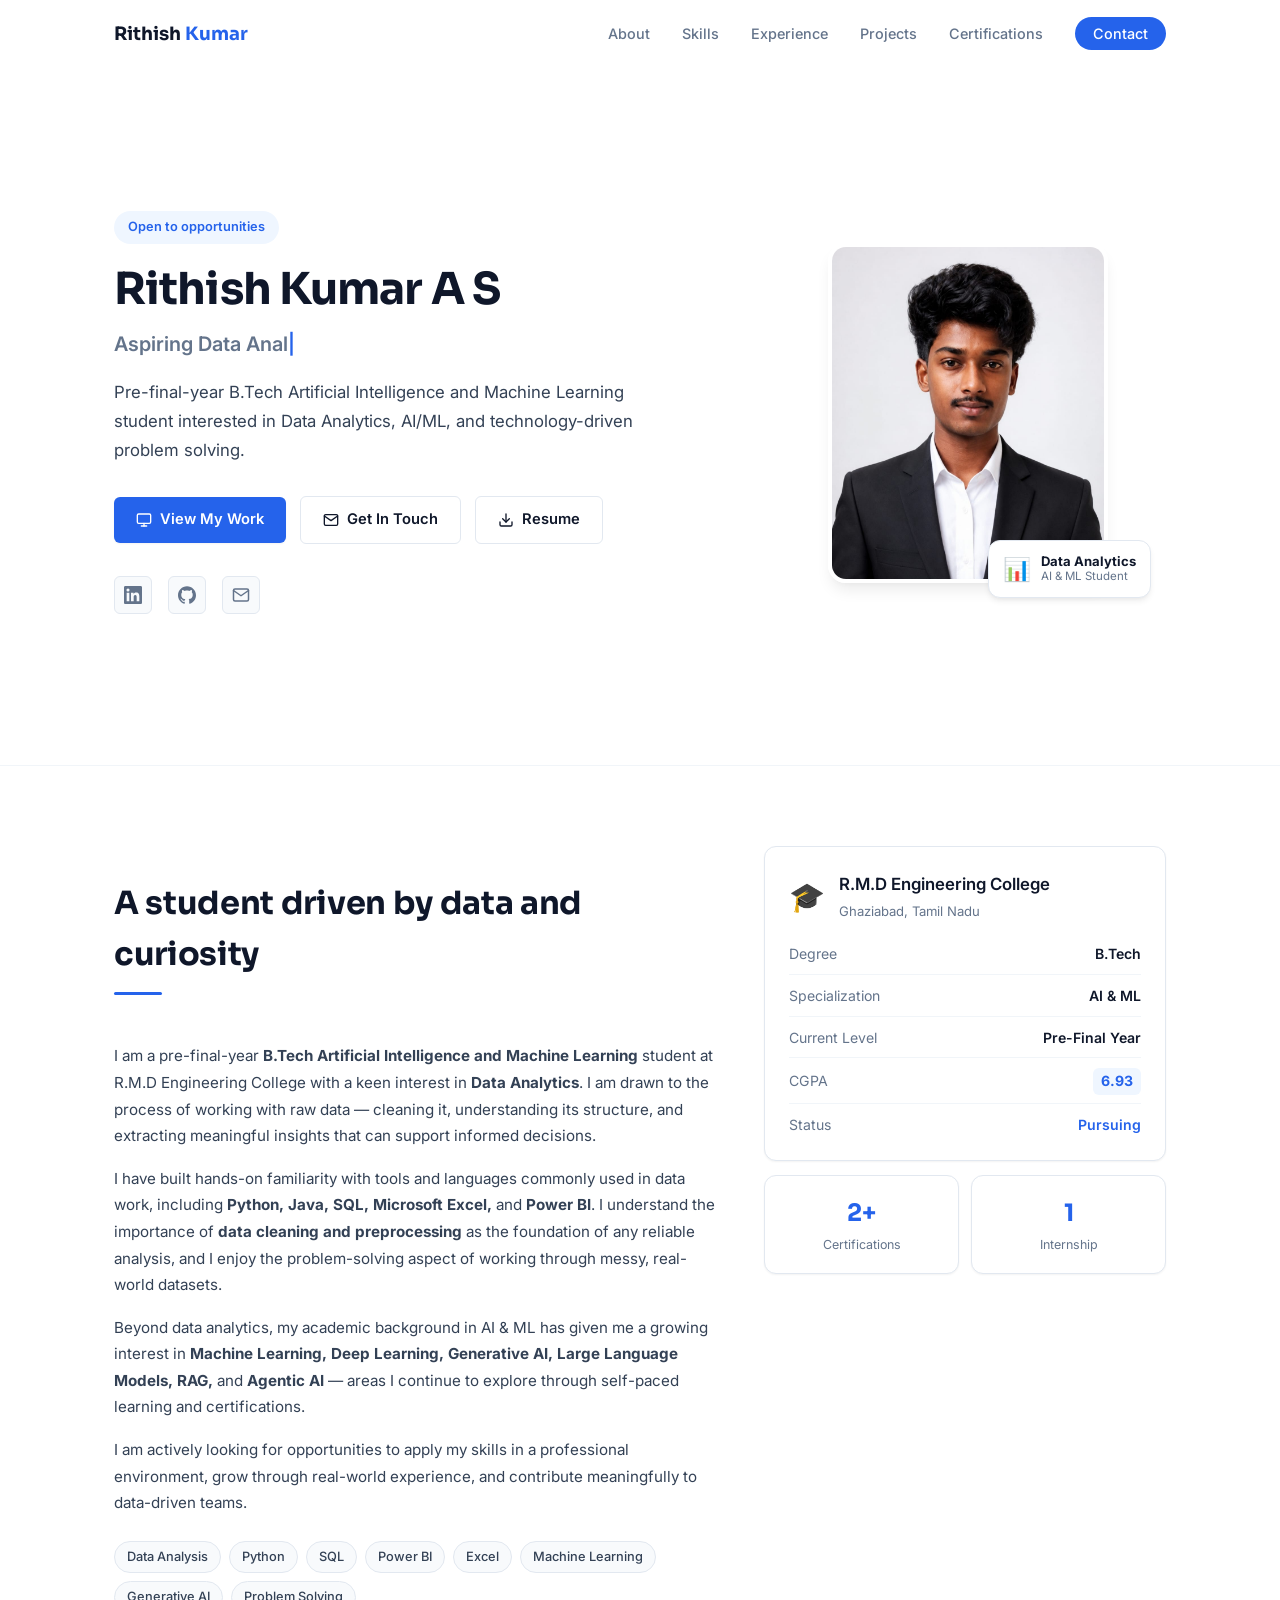
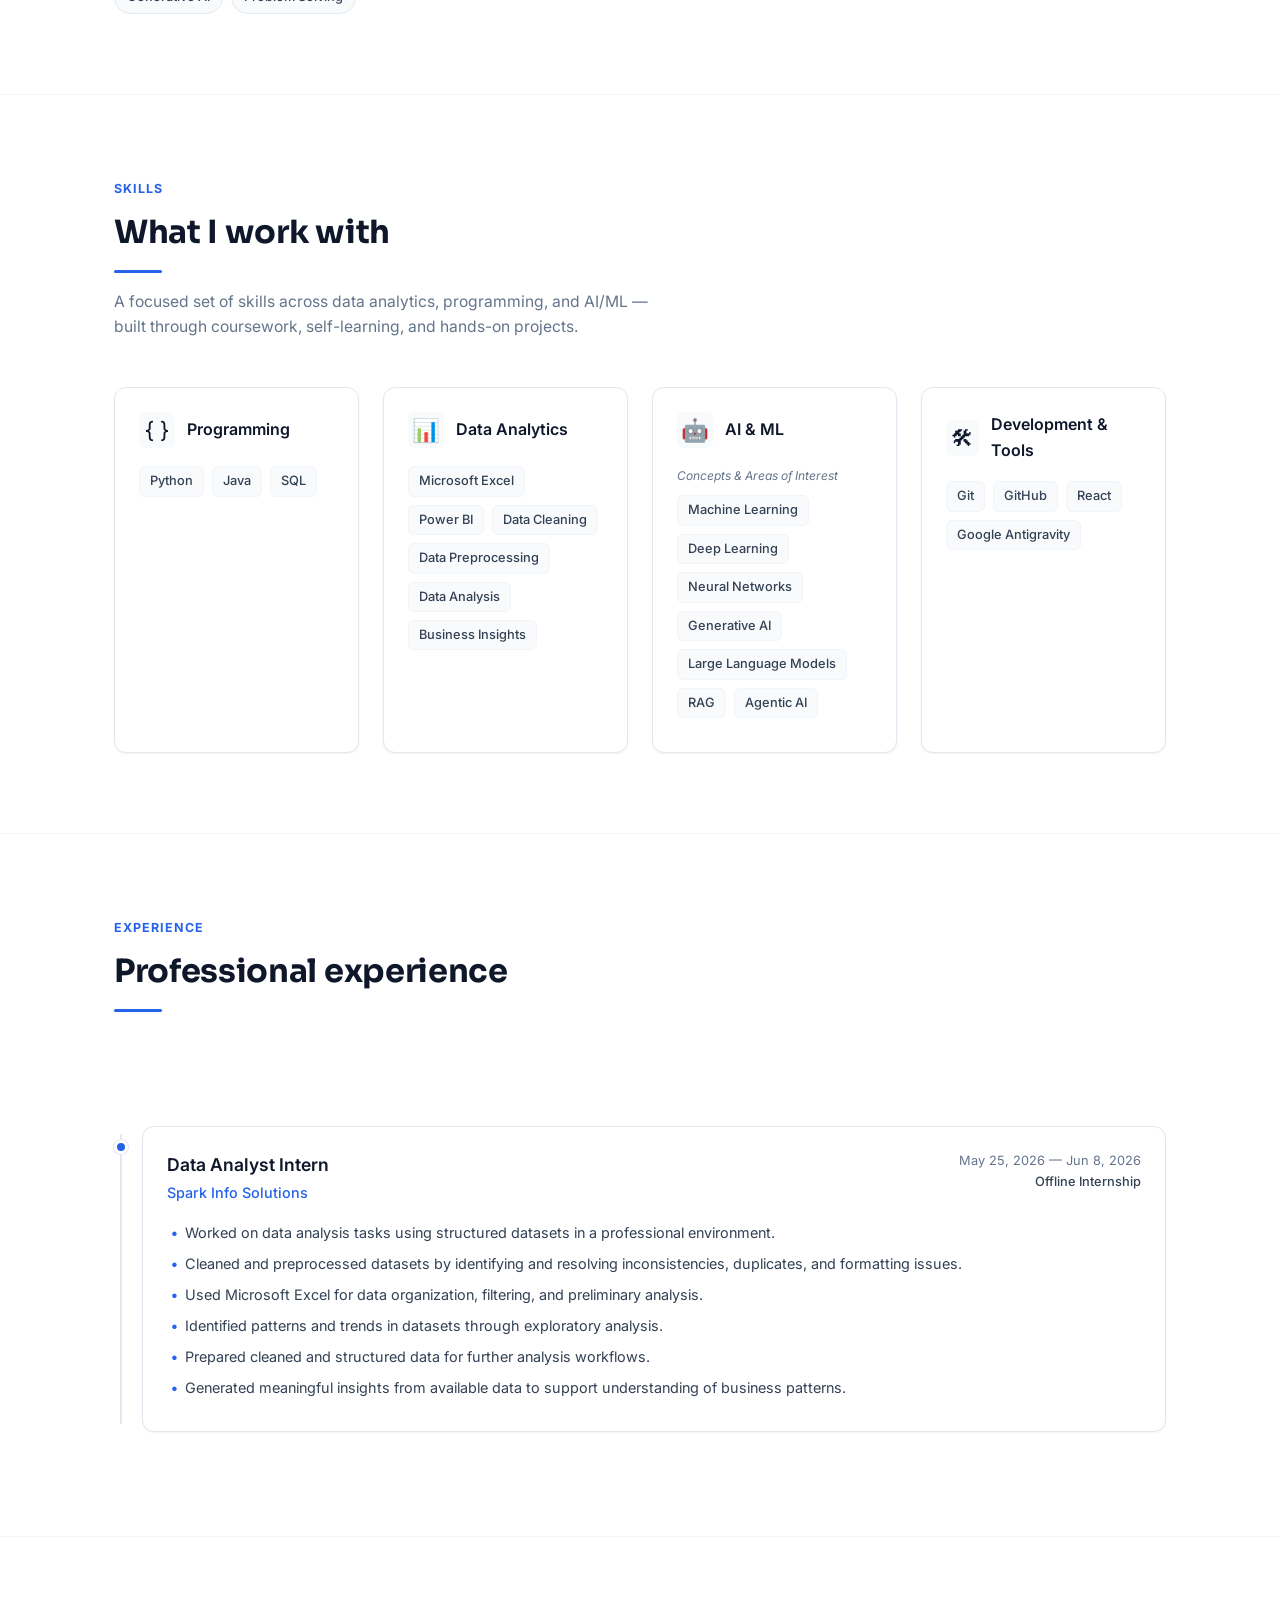
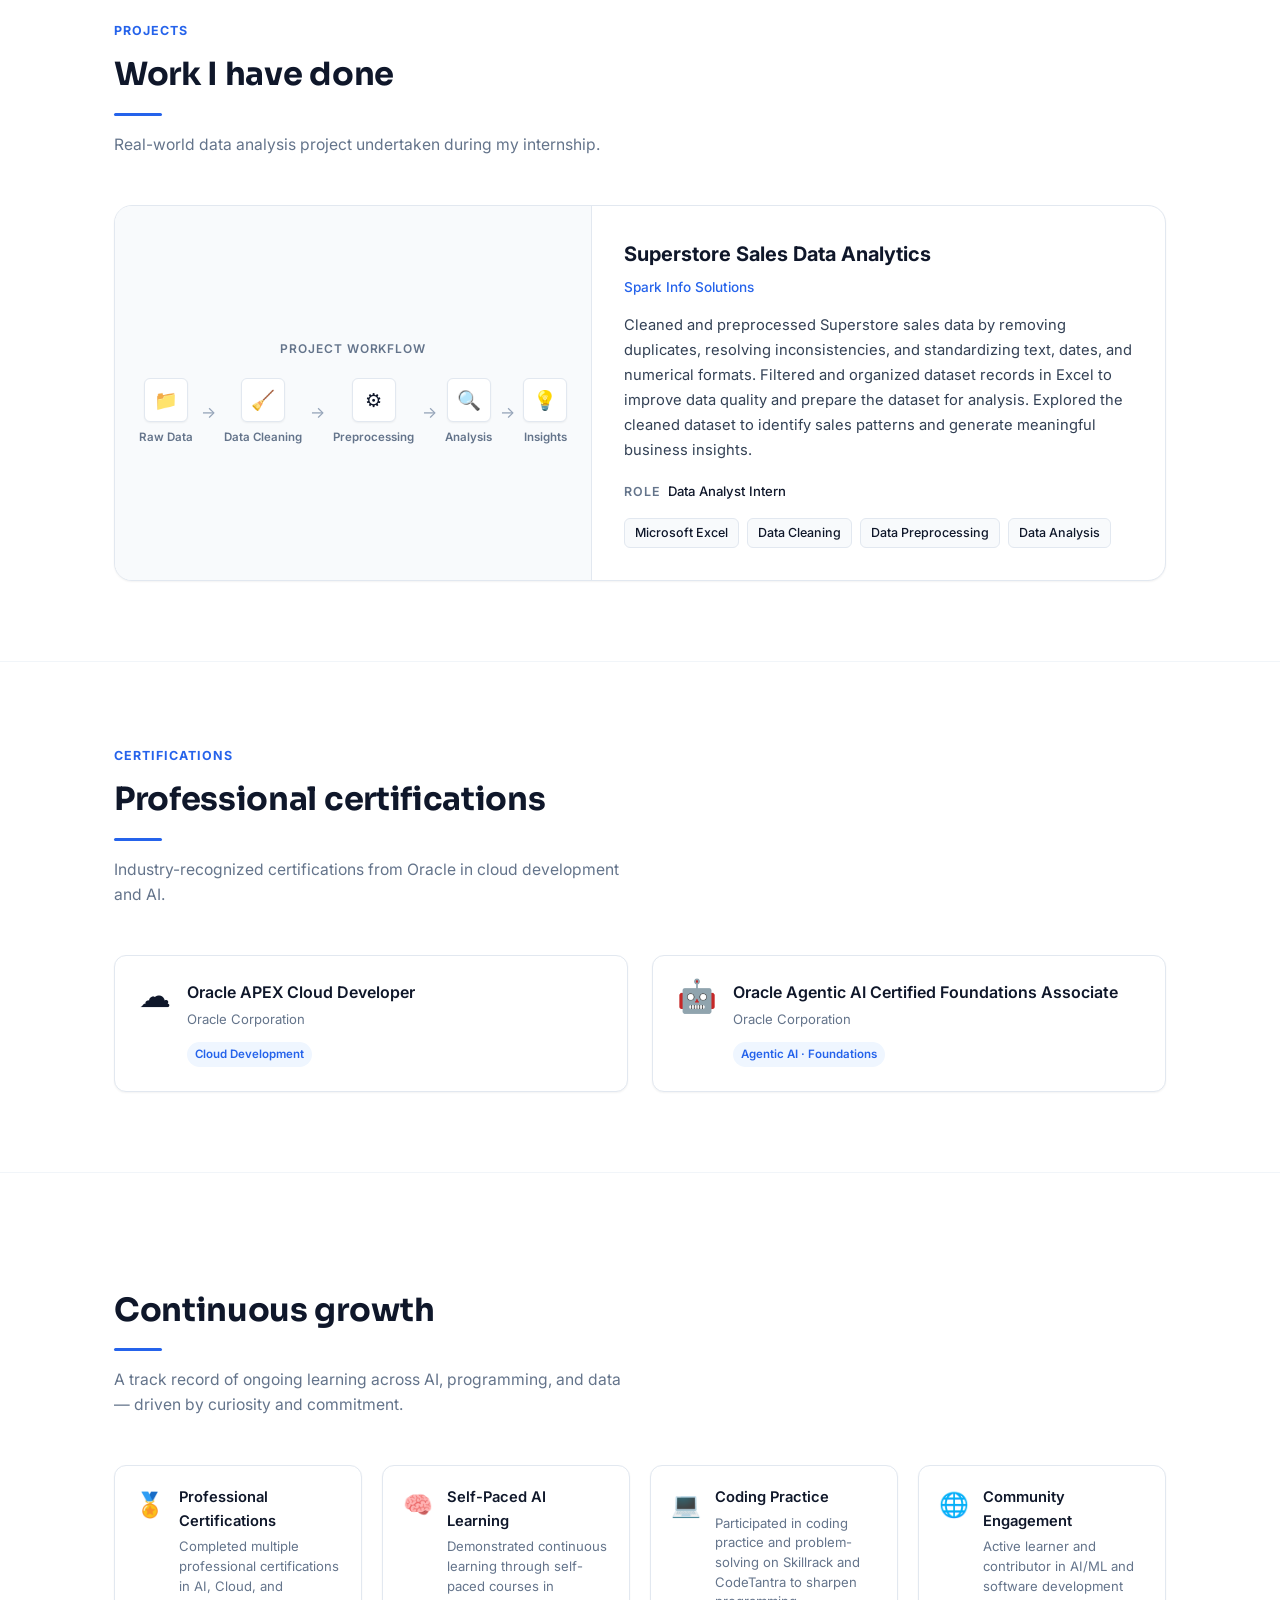
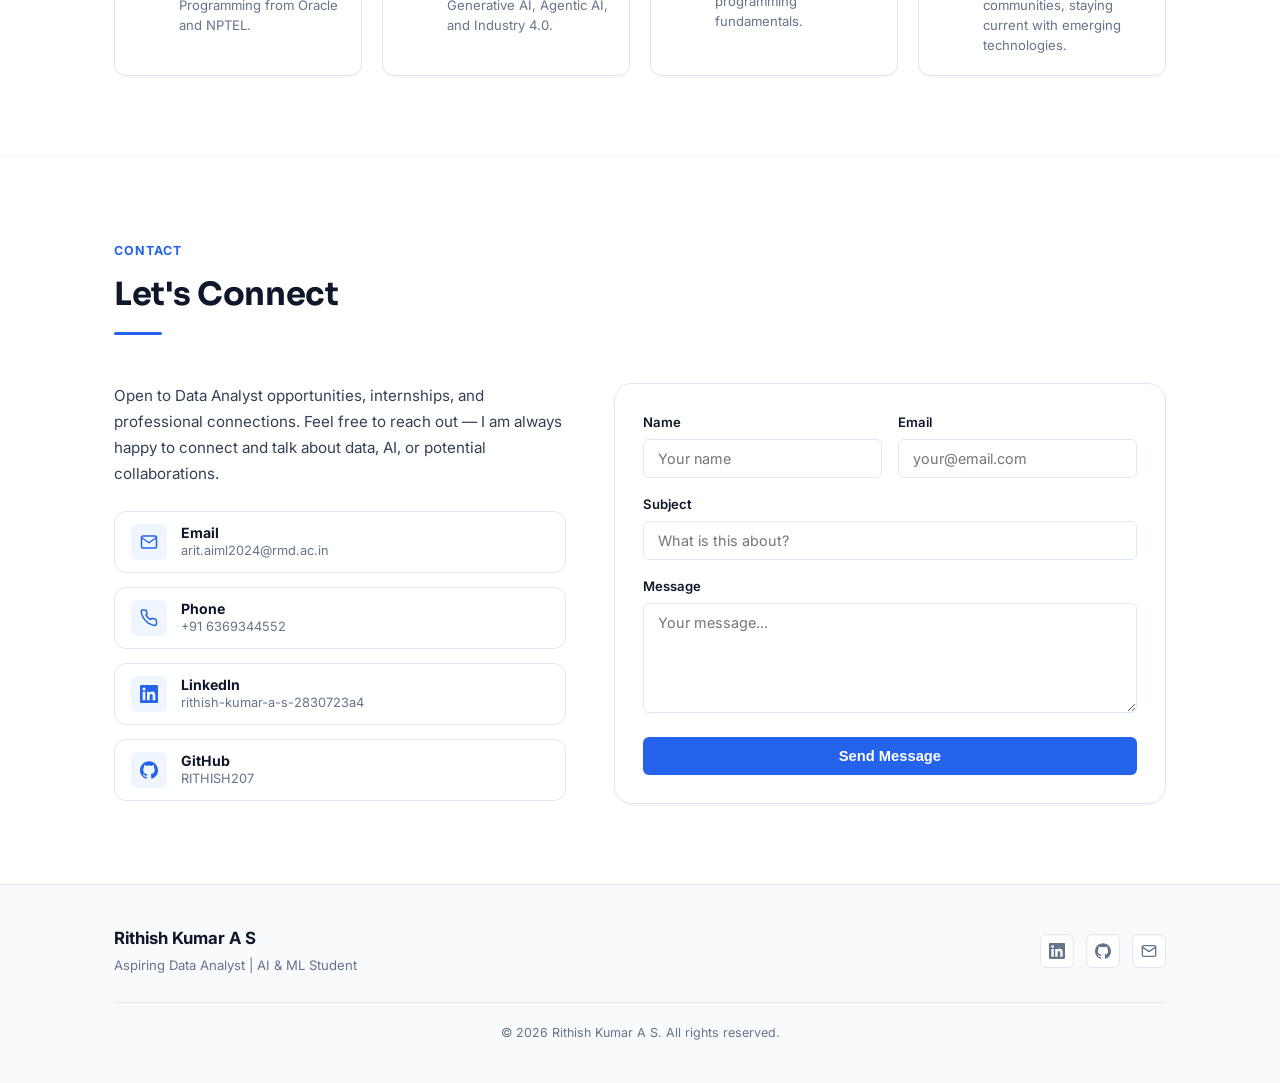
<file: index.html>
<!DOCTYPE html>
<html lang="en">
<head>
  <meta charset="UTF-8" />
  <meta name="viewport" content="width=device-width, initial-scale=1.0" />
  <meta name="description" content="Rithish Kumar A S — Aspiring Data Analyst and B.Tech AI & ML student at R.M.D Engineering College. Skilled in Python, SQL, Excel, Power BI, and Data Analysis." />
  <meta name="keywords" content="Rithish Kumar, Data Analyst, AI ML Student, Portfolio, Python, SQL, Power BI, Excel, Data Science, RMD Engineering" />
  <meta name="author" content="Rithish Kumar A S" />

  <!-- Open Graph -->
  <meta property="og:title" content="Rithish Kumar A S — Aspiring Data Analyst" />
  <meta property="og:description" content="Pre-final-year B.Tech AI & ML student with a passion for Data Analytics, Python, SQL, and business insights." />
  <meta property="og:type" content="website" />

  <title>Rithish Kumar A S — Aspiring Data Analyst</title>

  <!-- Favicon inline -->
  <link rel="icon" href="data:image/svg+xml,<svg xmlns='http://www.w3.org/2000/svg' viewBox='0 0 32 32'><rect width='32' height='32' rx='8' fill='%232563eb'/><text x='50%' y='55%' dominant-baseline='middle' text-anchor='middle' font-family='Inter,sans-serif' font-weight='700' font-size='16' fill='white'>RK</text></svg>" />

  <link rel="stylesheet" href="style.css" />
</head>

<body>

  <!-- NAVIGATION -->
  <nav id="navbar" role="navigation" aria-label="Main navigation">
    <div class="container nav-inner">
      <a href="#hero" class="nav-logo">Rithish <span>Kumar</span></a>

      <ul class="nav-links" role="list">
        <li><a href="#about">About</a></li>
        <li><a href="#skills">Skills</a></li>
        <li><a href="#experience">Experience</a></li>
        <li><a href="#projects">Projects</a></li>
        <li><a href="#certifications">Certifications</a></li>
        <li><a href="#contact" class="nav-cta">Contact</a></li>
      </ul>

      <button class="hamburger" id="hamburger" aria-label="Toggle navigation" aria-expanded="false" aria-controls="mobileMenu">
        <span></span>
        <span></span>
        <span></span>
      </button>
    </div>
  </nav>

  <!-- Mobile Menu -->
  <div class="mobile-menu" id="mobileMenu" role="menu">
    <a href="#about" role="menuitem">About</a>
    <a href="#skills" role="menuitem">Skills</a>
    <a href="#experience" role="menuitem">Experience</a>
    <a href="#projects" role="menuitem">Projects</a>
    <a href="#certifications" role="menuitem">Certifications</a>
    <a href="#achievements" role="menuitem">Achievements</a>
    <a href="#contact" role="menuitem">Contact</a>
  </div>

  <main>

    <!-- HERO SECTION -->
    <section id="hero" aria-label="Introduction">
      <div class="container">
        <div class="hero-inner">

          <!-- Content -->
          <div class="hero-content">
            <div class="hero-badge reveal">
              Open to opportunities
            </div>

            <h1 class="hero-name reveal reveal-delay-1">
              Rithish Kumar A S
            </h1>

            <p class="hero-tagline reveal reveal-delay-2">
              <span id="typedText">Aspiring Data Analyst</span><span style="color:var(--accent);animation:blink 1s step-end infinite;">|</span>
            </p>

            <p class="hero-intro reveal reveal-delay-3">
              Pre-final-year B.Tech Artificial Intelligence and Machine Learning student interested in Data Analytics, AI/ML, and technology-driven problem solving.
            </p>

            <div class="hero-actions reveal reveal-delay-4">
              <a href="#projects" class="btn-primary" id="viewWorkBtn">
                <svg width="16" height="16" viewBox="0 0 24 24" fill="none" stroke="currentColor" stroke-width="2" stroke-linecap="round" stroke-linejoin="round"><rect x="2" y="3" width="20" height="14" rx="2"/><line x1="8" y1="21" x2="16" y2="21"/><line x1="12" y1="17" x2="12" y2="21"/></svg>
                View My Work
              </a>
              <a href="#contact" class="btn-secondary" id="getInTouchBtn">
                <svg width="16" height="16" viewBox="0 0 24 24" fill="none" stroke="currentColor" stroke-width="2" stroke-linecap="round" stroke-linejoin="round"><path d="M4 4h16c1.1 0 2 .9 2 2v12c0 1.1-.9 2-2 2H4c-1.1 0-2-.9-2-2V6c0-1.1.9-2 2-2z"/><polyline points="22,6 12,13 2,6"/></svg>
                Get In Touch
              </a>
              <a href="Rithish_Kumar_AS_Resume.docx" download class="btn-secondary" id="resumeDownloadBtn" title="Download Resume">
                <svg width="16" height="16" viewBox="0 0 24 24" fill="none" stroke="currentColor" stroke-width="2" stroke-linecap="round" stroke-linejoin="round"><path d="M21 15v4a2 2 0 0 1-2 2H5a2 2 0 0 1-2-2v-4"/><polyline points="7,10 12,15 17,10"/><line x1="12" y1="15" x2="12" y2="3"/></svg>
                Resume
              </a>
            </div>

            <div class="hero-socials reveal reveal-delay-4">
              <a href="https://www.linkedin.com/in/rithish-kumar-a-s-2830723a4/" target="_blank" rel="noopener noreferrer" class="hero-social-link" aria-label="LinkedIn profile" id="heroLinkedIn">
                <svg viewBox="0 0 24 24" fill="currentColor" xmlns="http://www.w3.org/2000/svg"><path d="M20.447 20.452h-3.554v-5.569c0-1.328-.027-3.037-1.852-3.037-1.853 0-2.136 1.445-2.136 2.939v5.667H9.351V9h3.414v1.561h.046c.477-.9 1.637-1.85 3.37-1.85 3.601 0 4.267 2.37 4.267 5.455v6.286zM5.337 7.433a2.062 2.062 0 0 1-2.063-2.065 2.064 2.064 0 1 1 2.063 2.065zm1.782 13.019H3.555V9h3.564v11.452zM22.225 0H1.771C.792 0 0 .774 0 1.729v20.542C0 23.227.792 24 1.771 24h20.451C23.2 24 24 23.227 24 22.271V1.729C24 .774 23.2 0 22.222 0h.003z"/></svg>
              </a>
              <a href="https://github.com/RITHISH207" target="_blank" rel="noopener noreferrer" class="hero-social-link" aria-label="GitHub profile" id="heroGitHub">
                <svg viewBox="0 0 24 24" fill="currentColor" xmlns="http://www.w3.org/2000/svg"><path d="M12 .297c-6.63 0-12 5.373-12 12 0 5.303 3.438 9.8 8.205 11.385.6.113.82-.258.82-.577 0-.285-.01-1.04-.015-2.04-3.338.724-4.042-1.61-4.042-1.61C4.422 18.07 3.633 17.7 3.633 17.7c-1.087-.744.084-.729.084-.729 1.205.084 1.838 1.236 1.838 1.236 1.07 1.835 2.809 1.305 3.495.998.108-.776.417-1.305.76-1.605-2.665-.3-5.466-1.332-5.466-5.93 0-1.31.465-2.38 1.235-3.22-.135-.303-.54-1.523.105-3.176 0 0 1.005-.322 3.3 1.23.96-.267 1.98-.399 3-.405 1.02.006 2.04.138 3 .405 2.28-1.552 3.285-1.23 3.285-1.23.645 1.653.24 2.873.12 3.176.765.84 1.23 1.91 1.23 3.22 0 4.61-2.805 5.625-5.475 5.92.42.36.81 1.096.81 2.22 0 1.606-.015 2.896-.015 3.286 0 .315.21.69.825.57C20.565 22.092 24 17.592 24 12.297c0-6.627-5.373-12-12-12"/></svg>
              </a>
              <a href="mailto:arit.aiml2024@rmd.ac.in" class="hero-social-link" aria-label="Send email" id="heroEmail">
                <svg viewBox="0 0 24 24" fill="none" stroke="currentColor" stroke-width="2" stroke-linecap="round" stroke-linejoin="round"><path d="M4 4h16c1.1 0 2 .9 2 2v12c0 1.1-.9 2-2 2H4c-1.1 0-2-.9-2-2V6c0-1.1.9-2 2-2z"/><polyline points="22,6 12,13 2,6"/></svg>
              </a>
            </div>
          </div>

          <!-- Photo -->
          <div class="hero-photo-wrap reveal reveal-delay-2">
            <img
              src="profile.jpeg"
              alt="Rithish Kumar A S — Aspiring Data Analyst"
              class="hero-photo"
              id="heroPhoto"
              loading="eager"
            />
            <div class="hero-photo-badge">
              <div class="hero-photo-badge-icon">📊</div>
              <div class="hero-photo-badge-text">
                <strong>Data Analytics</strong>
                <span>AI & ML Student</span>
              </div>
            </div>
          </div>

        </div>
      </div>
    </section>

    <!-- ABOUT SECTION -->
    <section id="about" class="section" aria-label="About me">
      <div class="container">
        <div class="about-grid">

          <!-- Text -->
          <div>
            <div class="section-header">
              <span class="section-label reveal">About Me</span>
              <h2 class="section-title reveal">A student driven by data and curiosity</h2>
              <div class="divider reveal"></div>
            </div>

            <div class="about-text">
              <p class="reveal">
                I am a pre-final-year <strong>B.Tech Artificial Intelligence and Machine Learning</strong> student at R.M.D Engineering College with a keen interest in <strong>Data Analytics</strong>. I am drawn to the process of working with raw data — cleaning it, understanding its structure, and extracting meaningful insights that can support informed decisions.
              </p>
              <p class="reveal reveal-delay-1">
                I have built hands-on familiarity with tools and languages commonly used in data work, including <strong>Python, Java, SQL, Microsoft Excel,</strong> and <strong>Power BI</strong>. I understand the importance of <strong>data cleaning and preprocessing</strong> as the foundation of any reliable analysis, and I enjoy the problem-solving aspect of working through messy, real-world datasets.
              </p>
              <p class="reveal reveal-delay-2">
                Beyond data analytics, my academic background in AI & ML has given me a growing interest in <strong>Machine Learning, Deep Learning, Generative AI, Large Language Models, RAG,</strong> and <strong>Agentic AI</strong> — areas I continue to explore through self-paced learning and certifications.
              </p>
              <p class="reveal reveal-delay-3">
                I am actively looking for opportunities to apply my skills in a professional environment, grow through real-world experience, and contribute meaningfully to data-driven teams.
              </p>

              <div class="about-highlights reveal reveal-delay-4">
                <span class="about-tag">Data Analysis</span>
                <span class="about-tag">Python</span>
                <span class="about-tag">SQL</span>
                <span class="about-tag">Power BI</span>
                <span class="about-tag">Excel</span>
                <span class="about-tag">Machine Learning</span>
                <span class="about-tag">Generative AI</span>
                <span class="about-tag">Problem Solving</span>
              </div>
            </div>
          </div>

          <!-- Education Card -->
          <div class="reveal reveal-delay-2">
            <div class="edu-card">
              <div class="edu-card-header">
                <div class="edu-card-icon">🎓</div>
                <div>
                  <h3>R.M.D Engineering College</h3>
                  <span>Ghaziabad, Tamil Nadu</span>
                </div>
              </div>

              <div class="edu-info-row">
                <div class="edu-info-item">
                  <span class="label">Degree</span>
                  <span class="value">B.Tech</span>
                </div>
                <div class="edu-info-item">
                  <span class="label">Specialization</span>
                  <span class="value">AI & ML</span>
                </div>
                <div class="edu-info-item">
                  <span class="label">Current Level</span>
                  <span class="value">Pre-Final Year</span>
                </div>
                <div class="edu-info-item">
                  <span class="label">CGPA</span>
                  <span class="cgpa-badge">6.93</span>
                </div>
                <div class="edu-info-item">
                  <span class="label">Status</span>
                  <span class="value" style="color:var(--accent)">Pursuing</span>
                </div>
              </div>
            </div>

            <!-- Quick stats -->
            <div style="display:grid;grid-template-columns:1fr 1fr;gap:12px;margin-top:14px;">
              <div style="background:var(--bg);border:1px solid var(--border);border-radius:var(--radius);padding:18px;text-align:center;box-shadow:var(--shadow-sm);">
                <div style="font-family:var(--font-head);font-size:1.5rem;font-weight:700;color:var(--accent)">2+</div>
                <div style="font-size:0.78rem;color:var(--muted);margin-top:3px;">Certifications</div>
              </div>
              <div style="background:var(--bg);border:1px solid var(--border);border-radius:var(--radius);padding:18px;text-align:center;box-shadow:var(--shadow-sm);">
                <div style="font-family:var(--font-head);font-size:1.5rem;font-weight:700;color:var(--accent)">1</div>
                <div style="font-size:0.78rem;color:var(--muted);margin-top:3px;">Internship</div>
              </div>
            </div>
          </div>

        </div>
      </div>
    </section>

    <!-- SKILLS SECTION -->
    <section id="skills" class="section" aria-label="Skills">
      <div class="container">
        <div class="section-header" style="max-width:540px;">
          <span class="section-label reveal">Skills</span>
          <h2 class="section-title reveal">What I work with</h2>
          <div class="divider reveal"></div>
          <p class="section-subtitle reveal">A focused set of skills across data analytics, programming, and AI/ML — built through coursework, self-learning, and hands-on projects.</p>
        </div>

        <div class="skills-grid">

          <!-- Programming -->
          <div class="skill-card reveal" id="skillCardProgramming">
            <div class="skill-card-header">
              <div class="skill-card-icon">{ }</div>
              <h3>Programming</h3>
            </div>
            <div class="skill-tags">
              <span class="skill-tag">Python</span>
              <span class="skill-tag">Java</span>
              <span class="skill-tag">SQL</span>
            </div>
          </div>

          <!-- Data Analytics -->
          <div class="skill-card reveal reveal-delay-1" id="skillCardData">
            <div class="skill-card-header">
              <div class="skill-card-icon">📊</div>
              <h3>Data Analytics</h3>
            </div>
            <div class="skill-tags">
              <span class="skill-tag">Microsoft Excel</span>
              <span class="skill-tag">Power BI</span>
              <span class="skill-tag">Data Cleaning</span>
              <span class="skill-tag">Data Preprocessing</span>
              <span class="skill-tag">Data Analysis</span>
              <span class="skill-tag">Business Insights</span>
            </div>
          </div>

          <!-- AI & ML -->
          <div class="skill-card reveal reveal-delay-2" id="skillCardAI">
            <div class="skill-card-header">
              <div class="skill-card-icon">🤖</div>
              <h3>AI & ML</h3>
            </div>
            <div style="margin-bottom:10px;">
              <p style="font-size:0.75rem;color:var(--muted);margin-bottom:10px;font-style:italic;">Concepts & Areas of Interest</p>
              <div class="skill-tags">
                <span class="skill-tag">Machine Learning</span>
                <span class="skill-tag">Deep Learning</span>
                <span class="skill-tag">Neural Networks</span>
                <span class="skill-tag">Generative AI</span>
                <span class="skill-tag">Large Language Models</span>
                <span class="skill-tag">RAG</span>
                <span class="skill-tag">Agentic AI</span>
              </div>
            </div>
          </div>

          <!-- Development & Tools -->
          <div class="skill-card reveal reveal-delay-3" id="skillCardTools">
            <div class="skill-card-header">
              <div class="skill-card-icon">🛠</div>
              <h3>Development & Tools</h3>
            </div>
            <div class="skill-tags">
              <span class="skill-tag">Git</span>
              <span class="skill-tag">GitHub</span>
              <span class="skill-tag">React</span>
              <span class="skill-tag">Google Antigravity</span>
            </div>
          </div>

        </div>
      </div>
    </section>

    <!-- EXPERIENCE SECTION -->
    <section id="experience" class="section" aria-label="Work experience">
      <div class="container">
        <div class="section-header" style="max-width:500px;">
          <span class="section-label reveal">Experience</span>
          <h2 class="section-title reveal">Professional experience</h2>
          <div class="divider reveal"></div>
          <p class="section-subtitle reveal">Hands-on industry exposure through internship work in data analysis.</p>
        </div>

        <div class="timeline">
          <div class="timeline-item reveal">
            <div class="timeline-dot"></div>
            <div class="exp-card">
              <div class="exp-header">
                <div class="exp-title-wrap">
                  <h3>Data Analyst Intern</h3>
                  <span class="company">Spark Info Solutions</span>
                </div>
                <div class="exp-meta">
                  <span class="exp-date">May 25, 2026 — Jun 8, 2026</span>
                  <span class="exp-type">Offline Internship</span>
                </div>
              </div>

              <ul class="exp-responsibilities">
                <li>Worked on data analysis tasks using structured datasets in a professional environment.</li>
                <li>Cleaned and preprocessed datasets by identifying and resolving inconsistencies, duplicates, and formatting issues.</li>
                <li>Used Microsoft Excel for data organization, filtering, and preliminary analysis.</li>
                <li>Identified patterns and trends in datasets through exploratory analysis.</li>
                <li>Prepared cleaned and structured data for further analysis workflows.</li>
                <li>Generated meaningful insights from available data to support understanding of business patterns.</li>
              </ul>
            </div>
          </div>
        </div>
      </div>
    </section>

    <!-- PROJECTS SECTION -->
    <section id="projects" class="section" aria-label="Projects">
      <div class="container">
        <div class="section-header" style="max-width:520px;">
          <span class="section-label reveal">Projects</span>
          <h2 class="section-title reveal">Work I have done</h2>
          <div class="divider reveal"></div>
          <p class="section-subtitle reveal">Real-world data analysis project undertaken during my internship.</p>
        </div>

        <div class="project-card reveal" id="projectSuperstore">
          <!-- Workflow Visual -->
          <div class="project-visual">
            <p style="font-size:0.75rem;font-weight:600;letter-spacing:0.08em;text-transform:uppercase;color:var(--muted);margin-bottom:20px;">Project Workflow</p>
            <div class="workflow">
              <div class="workflow-step">
                <div class="workflow-step-icon" title="Raw Data">📁</div>
                <span class="workflow-step-label">Raw Data</span>
              </div>
              <span class="workflow-arrow">→</span>
              <div class="workflow-step">
                <div class="workflow-step-icon" title="Data Cleaning">🧹</div>
                <span class="workflow-step-label">Data Cleaning</span>
              </div>
              <span class="workflow-arrow">→</span>
              <div class="workflow-step">
                <div class="workflow-step-icon" title="Preprocessing">⚙️</div>
                <span class="workflow-step-label">Preprocessing</span>
              </div>
              <span class="workflow-arrow">→</span>
              <div class="workflow-step">
                <div class="workflow-step-icon" title="Analysis">🔍</div>
                <span class="workflow-step-label">Analysis</span>
              </div>
              <span class="workflow-arrow">→</span>
              <div class="workflow-step">
                <div class="workflow-step-icon" title="Insights">💡</div>
                <span class="workflow-step-label">Insights</span>
              </div>
            </div>
          </div>

          <!-- Body -->
          <div class="project-body">
            <div class="project-header">
              <h3>Superstore Sales Data Analytics</h3>
              <span class="project-org">Spark Info Solutions</span>
            </div>

            <p class="project-desc">
              Cleaned and preprocessed Superstore sales data by removing duplicates, resolving inconsistencies, and standardizing text, dates, and numerical formats. Filtered and organized dataset records in Excel to improve data quality and prepare the dataset for analysis. Explored the cleaned dataset to identify sales patterns and generate meaningful business insights.
            </p>

            <div style="display:flex;align-items:center;gap:8px;margin-bottom:16px;">
              <span style="font-size:0.78rem;font-weight:600;color:var(--muted);text-transform:uppercase;letter-spacing:0.06em;">Role</span>
              <span style="font-size:0.82rem;color:var(--text);font-weight:500;">Data Analyst Intern</span>
            </div>

            <div class="project-tools">
              <span class="project-tool">Microsoft Excel</span>
              <span class="project-tool">Data Cleaning</span>
              <span class="project-tool">Data Preprocessing</span>
              <span class="project-tool">Data Analysis</span>
            </div>
          </div>
        </div>

      </div>
    </section>

    <!-- CERTIFICATIONS SECTION -->
    <section id="certifications" class="section" aria-label="Certifications">
      <div class="container">
        <div class="section-header" style="max-width:520px;">
          <span class="section-label reveal">Certifications</span>
          <h2 class="section-title reveal">Professional certifications</h2>
          <div class="divider reveal"></div>
          <p class="section-subtitle reveal">Industry-recognized certifications from Oracle in cloud development and AI.</p>
        </div>

        <div class="certs-grid">

          <div class="cert-card reveal" id="certOracleAPEX">
            <div class="cert-icon">☁️</div>
            <div class="cert-body">
              <h3>Oracle APEX Cloud Developer</h3>
              <p class="cert-issuer">Oracle Corporation</p>
              <span class="cert-badge">Cloud Development</span>
            </div>
          </div>

          <div class="cert-card reveal reveal-delay-1" id="certOracleAI">
            <div class="cert-icon">🤖</div>
            <div class="cert-body">
              <h3>Oracle Agentic AI Certified Foundations Associate</h3>
              <p class="cert-issuer">Oracle Corporation</p>
              <span class="cert-badge">Agentic AI · Foundations</span>
            </div>
          </div>

        </div>
      </div>
    </section>

    <!-- ACHIEVEMENTS SECTION -->
    <section id="achievements" class="section" aria-label="Achievements and learning">
      <div class="container">
        <div class="section-header" style="max-width:520px;">
          <span class="section-label reveal">Achievements & Learning</span>
          <h2 class="section-title reveal">Continuous growth</h2>
          <div class="divider reveal"></div>
          <p class="section-subtitle reveal">A track record of ongoing learning across AI, programming, and data — driven by curiosity and commitment.</p>
        </div>

        <div class="achievements-grid">

          <div class="achievement-card reveal" id="achieveCerts">
            <div class="achievement-icon">🏅</div>
            <div class="achievement-text">
              <h4>Professional Certifications</h4>
              <p>Completed multiple professional certifications in AI, Cloud, and Programming from Oracle and NPTEL.</p>
            </div>
          </div>

          <div class="achievement-card reveal reveal-delay-1" id="achieveGenAI">
            <div class="achievement-icon">🧠</div>
            <div class="achievement-text">
              <h4>Self-Paced AI Learning</h4>
              <p>Demonstrated continuous learning through self-paced courses in Generative AI, Agentic AI, and Industry 4.0.</p>
            </div>
          </div>

          <div class="achievement-card reveal reveal-delay-2" id="achieveCoding">
            <div class="achievement-icon">💻</div>
            <div class="achievement-text">
              <h4>Coding Practice</h4>
              <p>Participated in coding practice and problem-solving on Skillrack and CodeTantra to sharpen programming fundamentals.</p>
            </div>
          </div>

          <div class="achievement-card reveal reveal-delay-3" id="achieveCommunity">
            <div class="achievement-icon">🌐</div>
            <div class="achievement-text">
              <h4>Community Engagement</h4>
              <p>Active learner and contributor in AI/ML and software development communities, staying current with emerging technologies.</p>
            </div>
          </div>

        </div>
      </div>
    </section>

    <!-- CONTACT SECTION -->
    <section id="contact" class="section" aria-label="Contact">
      <div class="container">
        <div class="section-header" style="max-width:500px;">
          <span class="section-label reveal">Contact</span>
          <h2 class="section-title reveal">Let's Connect</h2>
          <div class="divider reveal"></div>
        </div>

        <div class="contact-grid">

          <!-- Info -->
          <div class="reveal">
            <p class="contact-info-sub">
              Open to Data Analyst opportunities, internships, and professional connections. Feel free to reach out — I am always happy to connect and talk about data, AI, or potential collaborations.
            </p>

            <div class="contact-links">
              <a href="mailto:arit.aiml2024@rmd.ac.in" class="contact-link" id="contactEmail">
                <div class="contact-link-icon">
                  <svg viewBox="0 0 24 24" fill="none" stroke="currentColor" stroke-width="2" stroke-linecap="round" stroke-linejoin="round"><path d="M4 4h16c1.1 0 2 .9 2 2v12c0 1.1-.9 2-2 2H4c-1.1 0-2-.9-2-2V6c0-1.1.9-2 2-2z"/><polyline points="22,6 12,13 2,6"/></svg>
                </div>
                <div class="contact-link-text">
                  <strong>Email</strong>
                  <span>arit.aiml2024@rmd.ac.in</span>
                </div>
              </a>

              <a href="tel:+916369344552" class="contact-link" id="contactPhone">
                <div class="contact-link-icon">
                  <svg viewBox="0 0 24 24" fill="none" stroke="currentColor" stroke-width="2" stroke-linecap="round" stroke-linejoin="round"><path d="M22 16.92v3a2 2 0 0 1-2.18 2 19.79 19.79 0 0 1-8.63-3.07A19.5 19.5 0 0 1 4.69 12 19.79 19.79 0 0 1 1.61 3.44 2 2 0 0 1 3.6 1.25h3a2 2 0 0 1 2 1.72c.127.96.361 1.903.7 2.81a2 2 0 0 1-.45 2.11L7.91 8.1a16 16 0 0 0 6 6l.92-.92a2 2 0 0 1 2.11-.45c.907.339 1.85.573 2.81.7A2 2 0 0 1 21.73 16z"/></svg>
                </div>
                <div class="contact-link-text">
                  <strong>Phone</strong>
                  <span>+91 6369344552</span>
                </div>
              </a>

              <a href="https://www.linkedin.com/in/rithish-kumar-a-s-2830723a4/" target="_blank" rel="noopener noreferrer" class="contact-link" id="contactLinkedIn">
                <div class="contact-link-icon">
                  <svg viewBox="0 0 24 24" fill="currentColor"><path d="M20.447 20.452h-3.554v-5.569c0-1.328-.027-3.037-1.852-3.037-1.853 0-2.136 1.445-2.136 2.939v5.667H9.351V9h3.414v1.561h.046c.477-.9 1.637-1.85 3.37-1.85 3.601 0 4.267 2.37 4.267 5.455v6.286zM5.337 7.433a2.062 2.062 0 0 1-2.063-2.065 2.064 2.064 0 1 1 2.063 2.065zm1.782 13.019H3.555V9h3.564v11.452zM22.225 0H1.771C.792 0 0 .774 0 1.729v20.542C0 23.227.792 24 1.771 24h20.451C23.2 24 24 23.227 24 22.271V1.729C24 .774 23.2 0 22.222 0h.003z"/></svg>
                </div>
                <div class="contact-link-text">
                  <strong>LinkedIn</strong>
                  <span>rithish-kumar-a-s-2830723a4</span>
                </div>
              </a>

              <a href="https://github.com/RITHISH207" target="_blank" rel="noopener noreferrer" class="contact-link" id="contactGitHub">
                <div class="contact-link-icon">
                  <svg viewBox="0 0 24 24" fill="currentColor"><path d="M12 .297c-6.63 0-12 5.373-12 12 0 5.303 3.438 9.8 8.205 11.385.6.113.82-.258.82-.577 0-.285-.01-1.04-.015-2.04-3.338.724-4.042-1.61-4.042-1.61C4.422 18.07 3.633 17.7 3.633 17.7c-1.087-.744.084-.729.084-.729 1.205.084 1.838 1.236 1.838 1.236 1.07 1.835 2.809 1.305 3.495.998.108-.776.417-1.305.76-1.605-2.665-.3-5.466-1.332-5.466-5.93 0-1.31.465-2.38 1.235-3.22-.135-.303-.54-1.523.105-3.176 0 0 1.005-.322 3.3 1.23.96-.267 1.98-.399 3-.405 1.02.006 2.04.138 3 .405 2.28-1.552 3.285-1.23 3.285-1.23.645 1.653.24 2.873.12 3.176.765.84 1.23 1.91 1.23 3.22 0 4.61-2.805 5.625-5.475 5.92.42.36.81 1.096.81 2.22 0 1.606-.015 2.896-.015 3.286 0 .315.21.69.825.57C20.565 22.092 24 17.592 24 12.297c0-6.627-5.373-12-12-12"/></svg>
                </div>
                <div class="contact-link-text">
                  <strong>GitHub</strong>
                  <span>RITHISH207</span>
                </div>
              </a>
            </div>
          </div>

          <!-- Visual Form -->
          <div class="reveal reveal-delay-1">
            <form class="contact-form" id="contactForm" novalidate>
              <div class="form-row">
                <div class="form-group">
                  <label for="contactName">Name</label>
                  <input type="text" id="contactName" name="name" placeholder="Your name" autocomplete="name" />
                </div>
                <div class="form-group">
                  <label for="contactEmailInput">Email</label>
                  <input type="email" id="contactEmailInput" name="email" placeholder="your@email.com" autocomplete="email" />
                </div>
              </div>
              <div class="form-group">
                <label for="contactSubject">Subject</label>
                <input type="text" id="contactSubject" name="subject" placeholder="What is this about?" />
              </div>
              <div class="form-group">
                <label for="contactMessage">Message</label>
                <textarea id="contactMessage" name="message" placeholder="Your message..."></textarea>
              </div>
              <button type="submit" class="btn-primary" id="contactSubmitBtn" style="width:100%;justify-content:center;">
                Send Message
              </button>
            </form>
          </div>

        </div>
      </div>
    </section>

  </main>

  <!-- FOOTER -->
  <footer>
    <div class="container">
      <div class="footer-inner">
        <div class="footer-brand">
          <strong>Rithish Kumar A S</strong>
          <span>Aspiring Data Analyst | AI & ML Student</span>
        </div>

        <div class="footer-socials">
          <a href="https://www.linkedin.com/in/rithish-kumar-a-s-2830723a4/" target="_blank" rel="noopener noreferrer" class="footer-social" aria-label="LinkedIn" id="footerLinkedIn">
            <svg viewBox="0 0 24 24" fill="currentColor"><path d="M20.447 20.452h-3.554v-5.569c0-1.328-.027-3.037-1.852-3.037-1.853 0-2.136 1.445-2.136 2.939v5.667H9.351V9h3.414v1.561h.046c.477-.9 1.637-1.85 3.37-1.85 3.601 0 4.267 2.37 4.267 5.455v6.286zM5.337 7.433a2.062 2.062 0 0 1-2.063-2.065 2.064 2.064 0 1 1 2.063 2.065zm1.782 13.019H3.555V9h3.564v11.452zM22.225 0H1.771C.792 0 0 .774 0 1.729v20.542C0 23.227.792 24 1.771 24h20.451C23.2 24 24 23.227 24 22.271V1.729C24 .774 23.2 0 22.222 0h.003z"/></svg>
          </a>
          <a href="https://github.com/RITHISH207" target="_blank" rel="noopener noreferrer" class="footer-social" aria-label="GitHub" id="footerGitHub">
            <svg viewBox="0 0 24 24" fill="currentColor"><path d="M12 .297c-6.63 0-12 5.373-12 12 0 5.303 3.438 9.8 8.205 11.385.6.113.82-.258.82-.577 0-.285-.01-1.04-.015-2.04-3.338.724-4.042-1.61-4.042-1.61C4.422 18.07 3.633 17.7 3.633 17.7c-1.087-.744.084-.729.084-.729 1.205.084 1.838 1.236 1.838 1.236 1.07 1.835 2.809 1.305 3.495.998.108-.776.417-1.305.76-1.605-2.665-.3-5.466-1.332-5.466-5.93 0-1.31.465-2.38 1.235-3.22-.135-.303-.54-1.523.105-3.176 0 0 1.005-.322 3.3 1.23.96-.267 1.98-.399 3-.405 1.02.006 2.04.138 3 .405 2.28-1.552 3.285-1.23 3.285-1.23.645 1.653.24 2.873.12 3.176.765.84 1.23 1.91 1.23 3.22 0 4.61-2.805 5.625-5.475 5.92.42.36.81 1.096.81 2.22 0 1.606-.015 2.896-.015 3.286 0 .315.21.69.825.57C20.565 22.092 24 17.592 24 12.297c0-6.627-5.373-12-12-12"/></svg>
          </a>
          <a href="mailto:arit.aiml2024@rmd.ac.in" class="footer-social" aria-label="Email" id="footerEmail">
            <svg viewBox="0 0 24 24" fill="none" stroke="currentColor" stroke-width="2" stroke-linecap="round" stroke-linejoin="round"><path d="M4 4h16c1.1 0 2 .9 2 2v12c0 1.1-.9 2-2 2H4c-1.1 0-2-.9-2-2V6c0-1.1.9-2 2-2z"/><polyline points="22,6 12,13 2,6"/></svg>
          </a>
        </div>
      </div>

      <p class="footer-copy">
        © 2026 Rithish Kumar A S. All rights reserved.
      </p>
    </div>
  </footer>

  <!-- Cursor blink keyframe -->
  <style>
    @keyframes blink { 0%,100%{opacity:1} 50%{opacity:0} }
  </style>

  <script src="script.js"></script>
</body>
</html>
</file>
<file: style.css>
/* ============================================================
   RITHISH KUMAR A S — PORTFOLIO STYLESHEET
   Clean, modern, accessible, responsive design
   ============================================================ */

@import url('https://fonts.googleapis.com/css2?family=Inter:wght@300;400;500;600;700&family=Sora:wght@600;700&display=swap');

:root {
  --font-body: 'Inter', system-ui, -apple-system, sans-serif;
  --font-head: 'Sora', 'Inter', system-ui, sans-serif;

  --bg: #ffffff;
  --bg-subtle: #f8fafc;
  --bg-card: #ffffff;
  --border: #e2e8f0;
  --border-light: #f1f5f9;

  --text: #0f172a;
  --text-light: #334155;
  --muted: #64748b;
  --faint: #94a3b8;

  --accent: #2563eb;
  --accent-light: #eff6ff;
  --accent-dark: #1d4ed8;

  --shadow-sm: 0 1px 2px rgba(0, 0, 0, 0.05);
  --shadow-md: 0 4px 6px -1px rgba(0, 0, 0, 0.07), 0 2px 4px -2px rgba(0, 0, 0, 0.05);
  --shadow-lg: 0 10px 15px -3px rgba(0, 0, 0, 0.08), 0 4px 6px -4px rgba(0, 0, 0, 0.04);
  --shadow-hover: 0 20px 25px -5px rgba(0, 0, 0, 0.1), 0 8px 10px -6px rgba(0, 0, 0, 0.04);

  --radius-sm: 6px;
  --radius: 12px;
  --radius-lg: 18px;
  --radius-full: 9999px;
  --transition: 0.25s cubic-bezier(0.16, 1, 0.3, 1);
}

*, *::before, *::after {
  box-sizing: border-box;
  margin: 0;
  padding: 0;
}

html {
  scroll-behavior: smooth;
  scroll-padding-top: 80px;
}

body {
  font-family: var(--font-body);
  color: var(--text);
  background-color: var(--bg);
  line-height: 1.6;
  -webkit-font-smoothing: antialiased;
}

a {
  color: inherit;
  text-decoration: none;
  transition: color var(--transition);
}

img {
  max-width: 100%;
  height: auto;
  display: block;
}

.container {
  width: 100%;
  max-width: 1100px;
  margin: 0 auto;
  padding: 0 24px;
}

/* ── Navbar ──────────────────────────────────────────────── */
#navbar {
  position: fixed;
  top: 0;
  left: 0;
  width: 100%;
  height: 68px;
  background: rgba(255, 255, 255, 0.88);
  backdrop-filter: blur(12px);
  border-bottom: 1px solid transparent;
  z-index: 100;
  transition: border-color var(--transition), box-shadow var(--transition);
}

#navbar.scrolled {
  border-color: var(--border);
  box-shadow: var(--shadow-sm);
}

.nav-inner {
  display: flex;
  align-items: center;
  justify-content: space-between;
  height: 100%;
}

.nav-logo {
  font-family: var(--font-head);
  font-size: 1.15rem;
  font-weight: 700;
  color: var(--text);
}

.nav-logo span {
  color: var(--accent);
}

.nav-links {
  display: flex;
  align-items: center;
  gap: 32px;
  list-style: none;
}

.nav-links a {
  font-size: 0.9rem;
  font-weight: 500;
  color: var(--muted);
  position: relative;
  padding: 4px 0;
}

.nav-links a:hover,
.nav-links a.active {
  color: var(--accent);
}

.nav-cta {
  background: var(--accent);
  color: white !important;
  padding: 8px 18px !important;
  border-radius: var(--radius-full);
  transition: background var(--transition), transform var(--transition) !important;
}

.nav-cta:hover {
  background: var(--accent-dark);
  transform: translateY(-1px);
}

.hamburger {
  display: none;
  background: none;
  border: none;
  cursor: pointer;
  padding: 8px;
}

.hamburger span {
  display: block;
  width: 22px;
  height: 2px;
  background: var(--text);
  margin: 5px 0;
  transition: var(--transition);
}

.mobile-menu {
  display: none;
  position: fixed;
  top: 68px;
  left: 0;
  width: 100%;
  background: var(--bg);
  border-bottom: 1px solid var(--border);
  padding: 20px 24px;
  flex-direction: column;
  gap: 16px;
  z-index: 99;
  box-shadow: var(--shadow-md);
}

.mobile-menu.open {
  display: flex;
}

/* ── Hero Section ────────────────────────────────────────── */
#hero {
  padding: 140px 0 80px;
  min-height: 85vh;
  display: flex;
  align-items: center;
}

.hero-inner {
  display: grid;
  grid-template-columns: 1.2fr 0.8fr;
  gap: 60px;
  align-items: center;
}

.hero-badge {
  display: inline-flex;
  align-items: center;
  gap: 6px;
  padding: 6px 14px;
  background: var(--accent-light);
  color: var(--accent);
  border-radius: var(--radius-full);
  font-size: 0.8rem;
  font-weight: 600;
  margin-bottom: 20px;
}

.hero-name {
  font-family: var(--font-head);
  font-size: 2.75rem;
  font-weight: 700;
  line-height: 1.15;
  letter-spacing: -0.02em;
  margin-bottom: 14px;
}

.hero-tagline {
  font-size: 1.25rem;
  font-weight: 600;
  color: var(--muted);
  margin-bottom: 18px;
  min-height: 32px;
}

.hero-intro {
  font-size: 1.05rem;
  color: var(--text-light);
  line-height: 1.7;
  margin-bottom: 32px;
  max-width: 540px;
}

.hero-actions {
  display: flex;
  align-items: center;
  gap: 14px;
  margin-bottom: 32px;
  flex-wrap: wrap;
}

.btn-primary {
  display: inline-flex;
  align-items: center;
  gap: 8px;
  background: var(--accent);
  color: white;
  padding: 11px 22px;
  border-radius: var(--radius-sm);
  font-weight: 600;
  font-size: 0.92rem;
  box-shadow: var(--shadow-sm);
  border: none;
  cursor: pointer;
  transition: background var(--transition), transform var(--transition);
}

.btn-primary:hover {
  background: var(--accent-dark);
  transform: translateY(-1px);
}

.btn-secondary {
  display: inline-flex;
  align-items: center;
  gap: 8px;
  background: var(--bg);
  color: var(--text);
  padding: 11px 22px;
  border-radius: var(--radius-sm);
  font-weight: 600;
  font-size: 0.92rem;
  border: 1px solid var(--border);
  cursor: pointer;
  transition: border-color var(--transition), background var(--transition), transform var(--transition);
}

.btn-secondary:hover {
  border-color: var(--accent);
  background: var(--bg-subtle);
  transform: translateY(-1px);
}

.hero-socials {
  display: flex;
  align-items: center;
  gap: 16px;
}

.hero-social-link {
  display: flex;
  align-items: center;
  justify-content: center;
  width: 38px;
  height: 38px;
  border-radius: var(--radius-sm);
  background: var(--bg-subtle);
  border: 1px solid var(--border);
  color: var(--muted);
  transition: all var(--transition);
}

.hero-social-link svg {
  width: 18px;
  height: 18px;
}

.hero-social-link:hover {
  color: var(--accent);
  border-color: var(--accent);
  background: var(--accent-light);
  transform: translateY(-2px);
}

.hero-photo-wrap {
  position: relative;
  display: flex;
  justify-content: center;
}

.hero-photo {
  width: 280px;
  height: 340px;
  object-fit: cover;
  border-radius: var(--radius-lg);
  box-shadow: var(--shadow-lg);
  border: 4px solid white;
}

.hero-photo-badge {
  position: absolute;
  bottom: -15px;
  right: 15px;
  background: white;
  border: 1px solid var(--border);
  border-radius: var(--radius);
  padding: 10px 14px;
  display: flex;
  align-items: center;
  gap: 10px;
  box-shadow: var(--shadow-md);
}

.hero-photo-badge-icon {
  font-size: 1.4rem;
}

.hero-photo-badge-text {
  display: flex;
  flex-direction: column;
  line-height: 1.2;
}

.hero-photo-badge-text strong {
  font-size: 0.82rem;
  color: var(--text);
}

.hero-photo-badge-text span {
  font-size: 0.72rem;
  color: var(--muted);
}

/* ── Section Structure ──────────────────────────────────── */
.section {
  padding: 80px 0;
  border-top: 1px solid var(--border-light);
}

.section-header {
  margin-bottom: 48px;
}

.section-label {
  display: inline-block;
  font-size: 0.78rem;
  font-weight: 700;
  text-transform: uppercase;
  letter-spacing: 0.08em;
  color: var(--accent);
  margin-bottom: 8px;
}

.section-title {
  font-family: var(--font-head);
  font-size: 2rem;
  font-weight: 700;
  letter-spacing: -0.01em;
  margin-bottom: 12px;
}

.section-subtitle {
  font-size: 0.98rem;
  color: var(--muted);
  line-height: 1.6;
}

.divider {
  width: 48px;
  height: 3px;
  background: var(--accent);
  border-radius: 2px;
  margin-bottom: 16px;
}

/* ── About Section ──────────────────────────────────────── */
.about-grid {
  display: grid;
  grid-template-columns: 1.2fr 0.8fr;
  gap: 48px;
  align-items: start;
}

.about-text p {
  color: var(--text-light);
  margin-bottom: 16px;
  line-height: 1.75;
  font-size: 0.95rem;
}

.about-highlights {
  display: flex;
  flex-wrap: wrap;
  gap: 8px;
  margin-top: 24px;
}

.about-tag {
  background: var(--bg-subtle);
  border: 1px solid var(--border);
  padding: 5px 12px;
  border-radius: var(--radius-full);
  font-size: 0.8rem;
  font-weight: 500;
  color: var(--text-light);
}

.edu-card {
  background: var(--bg);
  border: 1px solid var(--border);
  border-radius: var(--radius);
  padding: 24px;
  box-shadow: var(--shadow-sm);
}

.edu-card-header {
  display: flex;
  align-items: center;
  gap: 14px;
  margin-bottom: 20px;
}

.edu-card-icon {
  font-size: 1.8rem;
}

.edu-card-header h3 {
  font-size: 1.05rem;
  font-weight: 600;
}

.edu-card-header span {
  font-size: 0.82rem;
  color: var(--muted);
}

.edu-info-row {
  display: flex;
  flex-direction: column;
  gap: 10px;
}

.edu-info-item {
  display: flex;
  justify-content: space-between;
  align-items: center;
  padding-bottom: 8px;
  border-bottom: 1px solid var(--border-light);
  font-size: 0.88rem;
}

.edu-info-item:last-child {
  border-bottom: none;
  padding-bottom: 0;
}

.edu-info-item .label {
  color: var(--muted);
}

.edu-info-item .value {
  font-weight: 600;
}

.cgpa-badge {
  background: var(--accent-light);
  color: var(--accent);
  font-weight: 700;
  padding: 2px 8px;
  border-radius: var(--radius-sm);
}

/* ── Skills Section ─────────────────────────────────────── */
.skills-grid {
  display: grid;
  grid-template-columns: repeat(auto-fit, minmax(240px, 1fr));
  gap: 24px;
}

.skill-card {
  background: var(--bg);
  border: 1px solid var(--border);
  border-radius: var(--radius);
  padding: 24px;
  box-shadow: var(--shadow-sm);
  transition: transform var(--transition), box-shadow var(--transition), border-color var(--transition);
}

.skill-card:hover {
  transform: translateY(-3px);
  box-shadow: var(--shadow-md);
  border-color: var(--accent);
}

.skill-card-header {
  display: flex;
  align-items: center;
  gap: 12px;
  margin-bottom: 18px;
}

.skill-card-icon {
  font-size: 1.4rem;
  width: 36px;
  height: 36px;
  display: flex;
  align-items: center;
  justify-content: center;
  background: var(--bg-subtle);
  border-radius: var(--radius-sm);
}

.skill-card-header h3 {
  font-size: 1rem;
  font-weight: 600;
}

.skill-tags {
  display: flex;
  flex-wrap: wrap;
  gap: 8px;
}

.skill-tag {
  background: var(--bg-subtle);
  border: 1px solid var(--border-light);
  padding: 4px 10px;
  border-radius: var(--radius-sm);
  font-size: 0.8rem;
  font-weight: 500;
  color: var(--text-light);
}

/* ── Experience Section ─────────────────────────────────── */
.timeline {
  position: relative;
  padding-left: 28px;
}

.timeline::before {
  content: '';
  position: absolute;
  left: 6px;
  top: 8px;
  bottom: 8px;
  width: 2px;
  background: var(--border);
}

.timeline-item {
  position: relative;
  margin-bottom: 24px;
}

.timeline-dot {
  position: absolute;
  left: -28px;
  top: 14px;
  width: 14px;
  height: 14px;
  border-radius: 50%;
  background: var(--accent);
  border: 3px solid white;
  box-shadow: 0 0 0 1px var(--border);
}

.exp-card {
  background: var(--bg);
  border: 1px solid var(--border);
  border-radius: var(--radius);
  padding: 24px;
  box-shadow: var(--shadow-sm);
}

.exp-header {
  display: flex;
  justify-content: space-between;
  align-items: flex-start;
  margin-bottom: 16px;
  flex-wrap: wrap;
  gap: 8px;
}

.exp-title-wrap h3 {
  font-size: 1.1rem;
  font-weight: 600;
}

.exp-title-wrap .company {
  font-size: 0.9rem;
  color: var(--accent);
  font-weight: 500;
}

.exp-meta {
  display: flex;
  flex-direction: column;
  align-items: flex-end;
  font-size: 0.8rem;
  color: var(--muted);
}

.exp-type {
  font-weight: 500;
  color: var(--text-light);
}

.exp-responsibilities {
  list-style: none;
  padding: 0;
}

.exp-responsibilities li {
  position: relative;
  padding-left: 18px;
  margin-bottom: 8px;
  font-size: 0.9rem;
  color: var(--text-light);
  line-height: 1.6;
}

.exp-responsibilities li::before {
  content: '•';
  position: absolute;
  left: 4px;
  color: var(--accent);
  font-weight: bold;
}

/* ── Projects Section ───────────────────────────────────── */
.project-card {
  background: var(--bg);
  border: 1px solid var(--border);
  border-radius: var(--radius-lg);
  overflow: hidden;
  box-shadow: var(--shadow-sm);
  display: grid;
  grid-template-columns: 1fr 1.2fr;
  transition: transform var(--transition), box-shadow var(--transition);
}

.project-card:hover {
  transform: translateY(-3px);
  box-shadow: var(--shadow-hover);
}

.project-visual {
  background: var(--bg-subtle);
  border-right: 1px solid var(--border);
  padding: 32px 24px;
  display: flex;
  flex-direction: column;
  justify-content: center;
  align-items: center;
}

.workflow {
  display: flex;
  align-items: center;
  gap: 8px;
  flex-wrap: wrap;
  justify-content: center;
}

.workflow-step {
  display: flex;
  flex-direction: column;
  align-items: center;
  gap: 6px;
}

.workflow-step-icon {
  width: 44px;
  height: 44px;
  background: white;
  border: 1px solid var(--border);
  border-radius: var(--radius-sm);
  display: flex;
  align-items: center;
  justify-content: center;
  font-size: 1.2rem;
  box-shadow: var(--shadow-sm);
}

.workflow-step-label {
  font-size: 0.72rem;
  font-weight: 600;
  color: var(--muted);
}

.workflow-arrow {
  color: var(--faint);
  font-size: 1rem;
}

.project-body {
  padding: 32px;
}

.project-header {
  margin-bottom: 14px;
}

.project-header h3 {
  font-size: 1.25rem;
  font-weight: 700;
  margin-bottom: 4px;
}

.project-org {
  font-size: 0.85rem;
  color: var(--accent);
  font-weight: 500;
}

.project-desc {
  font-size: 0.92rem;
  color: var(--text-light);
  line-height: 1.7;
  margin-bottom: 18px;
}

.project-tools {
  display: flex;
  flex-wrap: wrap;
  gap: 8px;
}

.project-tool {
  background: var(--bg-subtle);
  border: 1px solid var(--border);
  padding: 4px 10px;
  border-radius: var(--radius-sm);
  font-size: 0.78rem;
  font-weight: 500;
}

/* ── Certifications & Achievements ──────────────────────── */
.certs-grid {
  display: grid;
  grid-template-columns: repeat(auto-fit, minmax(300px, 1fr));
  gap: 24px;
}

.cert-card {
  background: var(--bg);
  border: 1px solid var(--border);
  border-radius: var(--radius);
  padding: 24px;
  display: flex;
  gap: 16px;
  align-items: flex-start;
  box-shadow: var(--shadow-sm);
  transition: transform var(--transition), box-shadow var(--transition);
}

.cert-card:hover {
  transform: translateY(-2px);
  box-shadow: var(--shadow-md);
  border-color: var(--accent);
}

.cert-icon {
  font-size: 2rem;
  line-height: 1;
}

.cert-body h3 {
  font-size: 1rem;
  font-weight: 600;
  margin-bottom: 4px;
}

.cert-issuer {
  font-size: 0.82rem;
  color: var(--muted);
  margin-bottom: 10px;
}

.cert-badge {
  display: inline-block;
  background: var(--accent-light);
  color: var(--accent);
  font-size: 0.72rem;
  font-weight: 600;
  padding: 3px 8px;
  border-radius: var(--radius-full);
}

.achievements-grid {
  display: grid;
  grid-template-columns: repeat(auto-fit, minmax(240px, 1fr));
  gap: 20px;
}

.achievement-card {
  background: var(--bg);
  border: 1px solid var(--border);
  border-radius: var(--radius);
  padding: 20px;
  display: flex;
  gap: 14px;
  box-shadow: var(--shadow-sm);
}

.achievement-icon {
  font-size: 1.5rem;
}

.achievement-text h4 {
  font-size: 0.92rem;
  font-weight: 600;
  margin-bottom: 4px;
}

.achievement-text p {
  font-size: 0.82rem;
  color: var(--muted);
  line-height: 1.5;
}

/* ── Contact Section ────────────────────────────────────── */
.contact-grid {
  display: grid;
  grid-template-columns: 0.9fr 1.1fr;
  gap: 48px;
  align-items: start;
}

.contact-info-sub {
  font-size: 0.95rem;
  color: var(--text-light);
  line-height: 1.7;
  margin-bottom: 24px;
}

.contact-links {
  display: flex;
  flex-direction: column;
  gap: 14px;
}

.contact-link {
  display: flex;
  align-items: center;
  gap: 14px;
  padding: 12px 16px;
  border: 1px solid var(--border);
  border-radius: var(--radius);
  background: var(--bg);
  transition: all var(--transition);
}

.contact-link:hover {
  border-color: var(--accent);
  background: var(--bg-subtle);
  transform: translateX(3px);
}

.contact-link-icon {
  width: 36px;
  height: 36px;
  border-radius: var(--radius-sm);
  background: var(--accent-light);
  color: var(--accent);
  display: flex;
  align-items: center;
  justify-content: center;
}

.contact-link-icon svg {
  width: 18px;
  height: 18px;
}

.contact-link-text {
  display: flex;
  flex-direction: column;
  line-height: 1.3;
}

.contact-link-text strong {
  font-size: 0.88rem;
}

.contact-link-text span {
  font-size: 0.8rem;
  color: var(--muted);
}

.contact-form {
  background: var(--bg);
  border: 1px solid var(--border);
  border-radius: var(--radius-lg);
  padding: 28px;
  box-shadow: var(--shadow-sm);
}

.form-row {
  display: grid;
  grid-template-columns: 1fr 1fr;
  gap: 16px;
}

.form-group {
  margin-bottom: 16px;
}

.form-group label {
  display: block;
  font-size: 0.82rem;
  font-weight: 600;
  color: var(--text);
  margin-bottom: 6px;
}

.form-group input,
.form-group textarea {
  width: 100%;
  padding: 10px 14px;
  border: 1px solid var(--border);
  border-radius: var(--radius-sm);
  font-family: inherit;
  font-size: 0.9rem;
  color: var(--text);
  background: var(--bg);
  transition: border-color var(--transition);
}

.form-group input:focus,
.form-group textarea:focus {
  outline: none;
  border-color: var(--accent);
  box-shadow: 0 0 0 3px var(--accent-light);
}

.form-group textarea {
  height: 110px;
  resize: vertical;
}

/* ── Footer ─────────────────────────────────────────────── */
footer {
  border-top: 1px solid var(--border);
  padding: 40px 0;
  background: var(--bg-subtle);
}

.footer-inner {
  display: flex;
  justify-content: space-between;
  align-items: center;
  margin-bottom: 24px;
  flex-wrap: wrap;
  gap: 16px;
}

.footer-brand strong {
  font-size: 1.05rem;
  display: block;
}

.footer-brand span {
  font-size: 0.82rem;
  color: var(--muted);
}

.footer-socials {
  display: flex;
  gap: 12px;
}

.footer-social {
  width: 34px;
  height: 34px;
  display: flex;
  align-items: center;
  justify-content: center;
  border-radius: var(--radius-sm);
  border: 1px solid var(--border);
  background: white;
  color: var(--muted);
  transition: all var(--transition);
}

.footer-social svg {
  width: 16px;
  height: 16px;
}

.footer-social:hover {
  color: var(--accent);
  border-color: var(--accent);
}

.footer-copy {
  text-align: center;
  font-size: 0.78rem;
  color: var(--muted);
  border-top: 1px solid var(--border);
  padding-top: 20px;
}

/* ── Scroll Reveal ──────────────────────────────────────── */
.reveal {
  opacity: 0;
  transform: translateY(20px);
  transition: opacity 0.6s cubic-bezier(0.16, 1, 0.3, 1), transform 0.6s cubic-bezier(0.16, 1, 0.3, 1);
}

.reveal.visible {
  opacity: 1;
  transform: translateY(0);
}

.reveal-delay-1 { transition-delay: 0.1s; }
.reveal-delay-2 { transition-delay: 0.2s; }
.reveal-delay-3 { transition-delay: 0.3s; }
.reveal-delay-4 { transition-delay: 0.4s; }

/* ── Responsive ─────────────────────────────────────────── */
@media (max-width: 860px) {
  .hero-inner {
    grid-template-columns: 1fr;
    text-align: center;
    gap: 40px;
  }

  .hero-intro {
    margin-left: auto;
    margin-right: auto;
  }

  .hero-actions {
    justify-content: center;
  }

  .hero-socials {
    justify-content: center;
  }

  .hero-photo-wrap {
    order: -1;
  }

  .hero-photo {
    width: 200px;
    height: 240px;
  }

  .about-grid {
    grid-template-columns: 1fr;
  }

  .project-card {
    grid-template-columns: 1fr;
  }

  .project-visual {
    border-right: none;
    border-bottom: 1px solid var(--border);
  }

  .contact-grid {
    grid-template-columns: 1fr;
  }

  .form-row {
    grid-template-columns: 1fr;
  }

  .nav-links {
    display: none;
  }

  .hamburger {
    display: block;
  }
}
</file>
